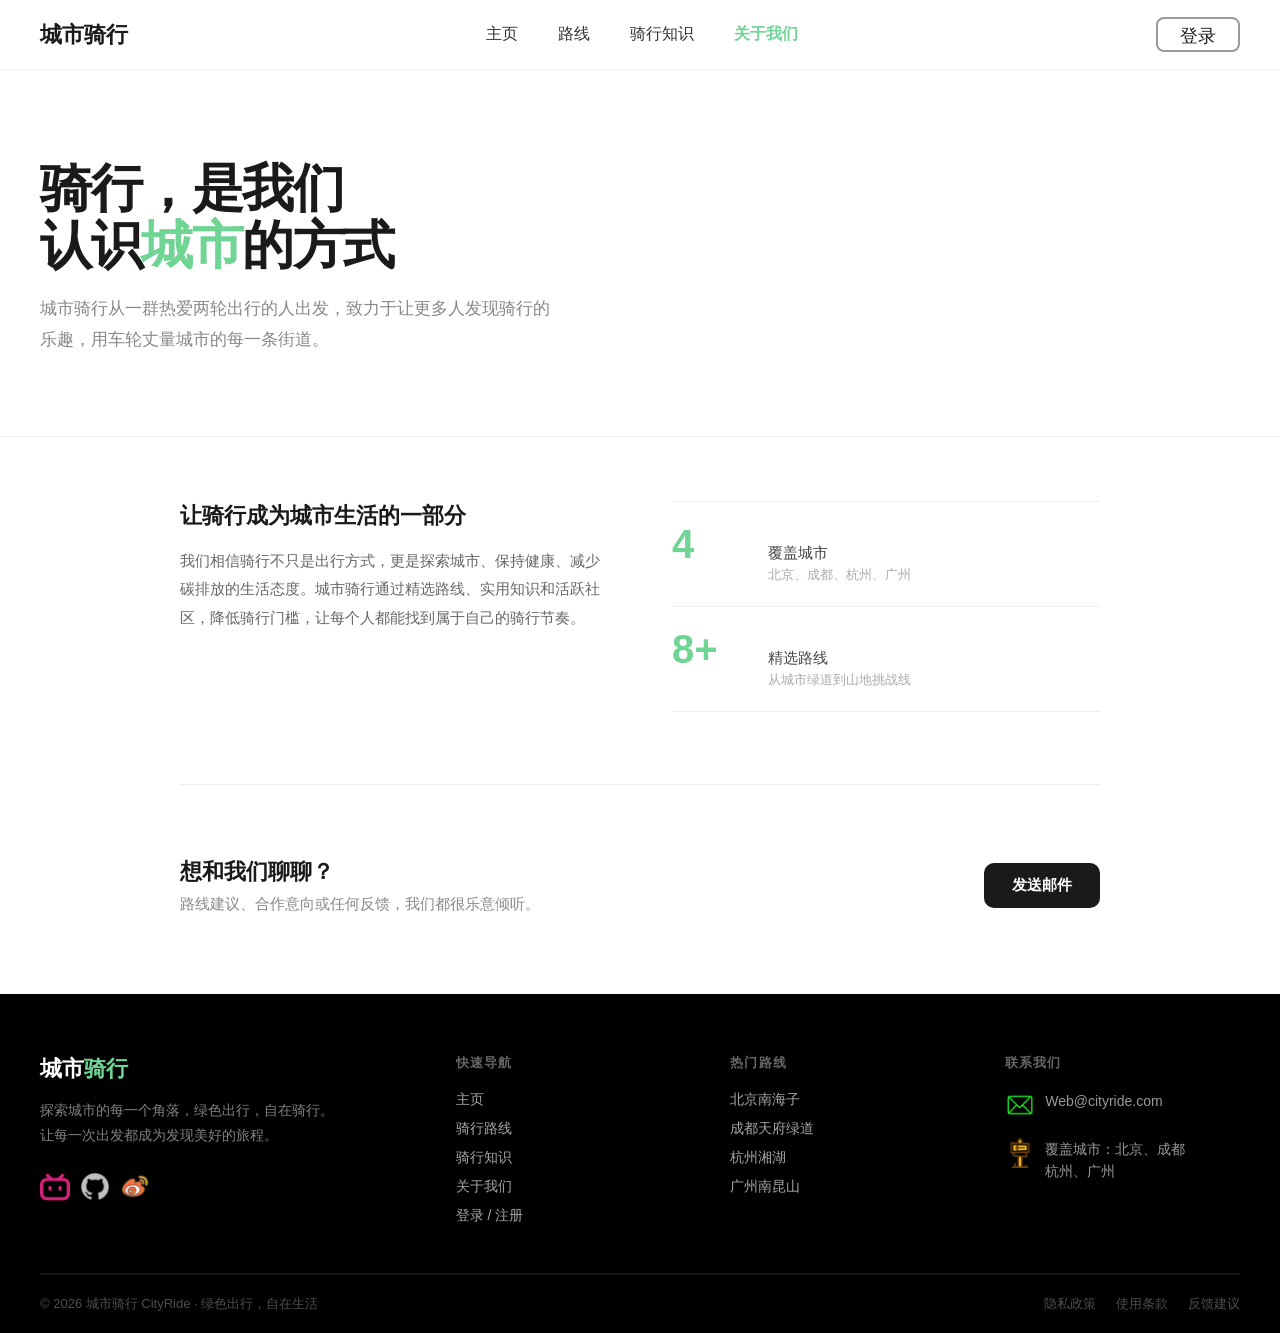
<file: Data/About.html>
<!DOCTYPE html>
<html lang="zh-CN">
<head>
    <meta charset="UTF-8">
    <meta name="viewport" content="width=device-width, initial-scale=1.0">
    <link rel="icon" href="/Images/Favicon.png">
    <link rel="stylesheet" href="/Style/About.css">
    <title>关于我们 — 城市骑行</title>
</head>
<body>
    <div class="nav">
        <div class="topic"><a href="/index.html">城市骑行</a></div>
        <div class="center">
            <a href="/index.html">主页</a>
            <a href="/index.html#ride">路线</a>
            <a href="/Data/Tips.html">骑行知识</a>
            <a href="/Data/About.html" class="active">关于我们</a>
        </div>
        <div class="right"><a href="/Data/Login.html">登录</a></div>
    </div>
    <div class="hero">
        <div class="hero-inner">
            <h1>骑行，是我们<br>认识<span>城市</span>的方式</h1>
            <p>城市骑行从一群热爱两轮出行的人出发，致力于让更多人发现骑行的乐趣，用车轮丈量城市的每一条街道。</p>
        </div>
    </div>
    <div class="main">

        <div class="mission">
            <div class="mission-text">
                <h2>让骑行成为城市生活的一部分</h2>
                <p>我们相信骑行不只是出行方式，更是探索城市、保持健康、减少碳排放的生活态度。城市骑行通过精选路线、实用知识和活跃社区，降低骑行门槛，让每个人都能找到属于自己的骑行节奏。</p>
            </div>
            <div class="stats">
                <div class="stat-row">
                    <div class="stat-num">4</div>
                    <div class="stat-label">覆盖城市<span class="stat-sub">北京、成都、杭州、广州</span></div>
                </div>
                <div class="stat-row">
                    <div class="stat-num">8+</div>
                    <div class="stat-label">精选路线<span class="stat-sub">从城市绿道到山地挑战线</span></div>
                </div>
            </div>
        </div>

        <div class="contact">
            <div>
                <h3>想和我们聊聊？</h3>
                <p>路线建议、合作意向或任何反馈，我们都很乐意倾听。</p>
            </div>
            <a href="#" class="btn-dark">发送邮件</a>
        </div>

    </div>
    <footer class="footer">
        <div class="footer-inner">
            <div class="footer-top">
                <div class="footer-brand">
                    <a href="/index.html" class="brand-name">城市<span>骑行</span></a>
                    <p>探索城市的每一个角落，绿色出行，自在骑行。<br>让每一次出发都成为发现美好的旅程。</p>
                    <div class="social-links">
                        <img src="/Images/bilibili.png" alt="bilibili">
                        <img src="/Images/github.png" alt="github">
                        <img src="/Images/weibo.png" alt="weibo">
                    </div>
                </div>
                <div class="footer-col">
                    <h4>快速导航</h4>
                    <ul>
                        <li><a href="/index.html">主页</a></li>
                        <li><a href="/index.html#ride">骑行路线</a></li>
                        <li><a href="/Data/Tips.html">骑行知识</a></li>
                        <li><a href="/Data/About.html">关于我们</a></li>
                        <li><a href="/Data/Login.html">登录 / 注册</a></li>
                    </ul>
                </div>
                <div class="footer-col">
                    <h4>热门路线</h4>
                    <ul>
                        <li><a href="/index.html#ride">北京南海子</a></li>
                        <li><a href="/index.html#ride">成都天府绿道</a></li>
                        <li><a href="/index.html#ride">杭州湘湖</a></li>
                        <li><a href="/index.html#ride">广州南昆山</a></li>
                    </ul>
                </div>
                <div class="footer-col">
                    <h4>联系我们</h4>
                    <div class="contact-item">
                        <span><img src="/Images/mail.png" alt=""></span>
                        <span>Web@cityride.com</span>
                    </div>
                    <div class="contact-item">
                        <span><img src="/Images/locale.png" alt=""></span>
                        <span>覆盖城市：北京、成都<br>杭州、广州</span>
                    </div>
                </div>
            </div>
            <div class="footer-bottom">
                <p>© 2026 城市骑行 CityRide · 绿色出行，自在生活</p>
                <div class="footer-bottom-links">
                    <a href="#">隐私政策</a>
                    <a href="#">使用条款</a>
                    <a href="#">反馈建议</a>
                </div>
            </div>
        </div>
    </footer>
</body>
</html>
</file>
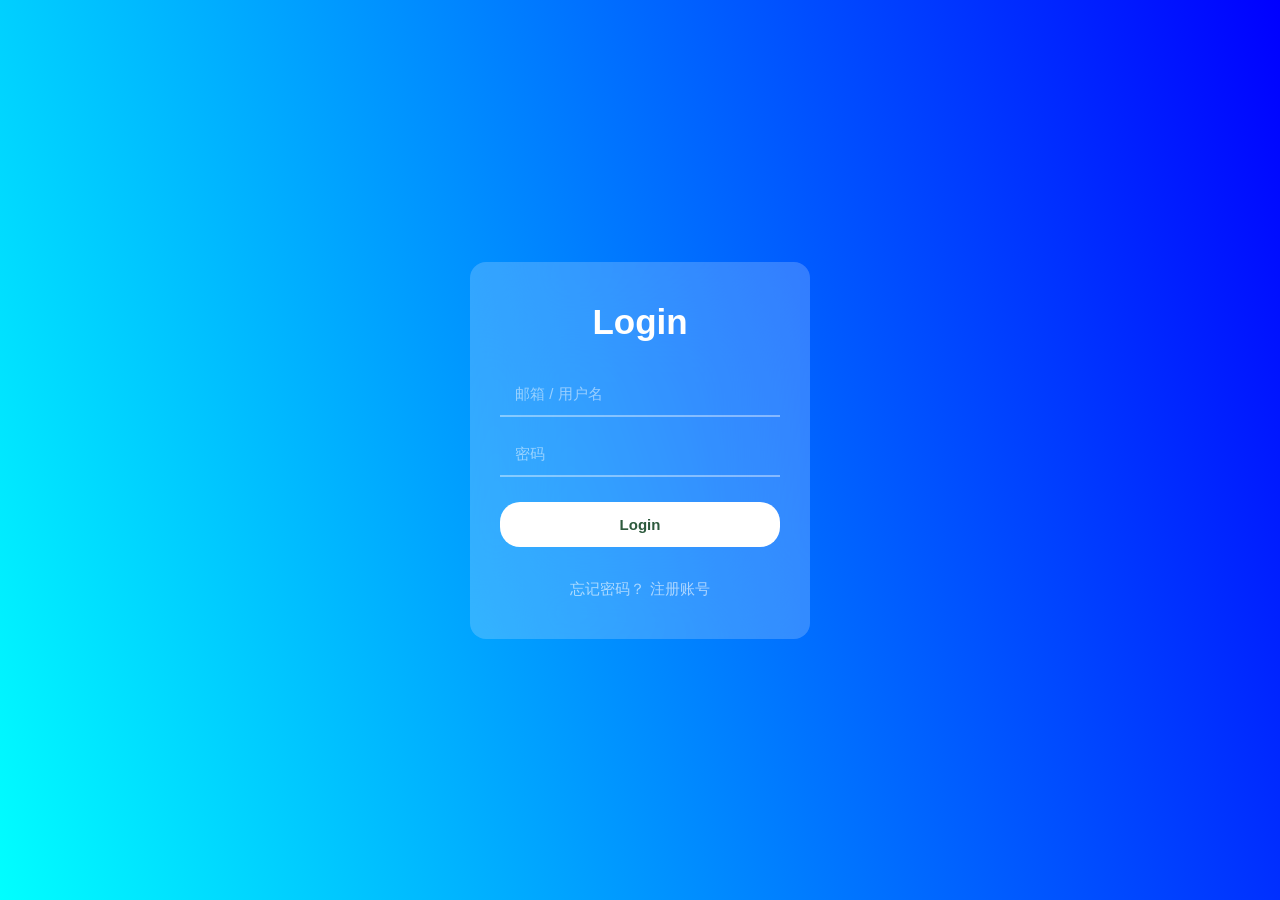
<file: Data/Login.html>
<!DOCTYPE html>
<html lang="zh-CN">
<head>
    <meta charset="UTF-8">
    <meta name="viewport" content="width=device-width, initial-scale=1.0">
    <link rel="icon" href="/Images/Favicon.png">
    <title>Login</title>
    <link rel="stylesheet" href="/Style/Login.css">
</head>
<body>
    <div class="login">
        <h1>Login</h1>
        <form action="/index.html" method="get">
            <input type="text" placeholder="邮箱 / 用户名" required>
            <input type="password" placeholder="密码" required>
            <input type="submit" id="submit" value="Login">
        </form>
        <br>
        <a href="#">忘记密码？</a> <a href="#">注册账号</a>
    </div>
    <script>
        const body = document.querySelector('body');
        let deg = 0;
        setInterval(() => {
            body.style.background = `linear-gradient(${deg}deg, aqua,blue)`;
            body.style.backgroundSize = '100% 100%';
            deg = (deg + 1) % 360;
        }, 15);

    </script>
</body>

</html>
</file>
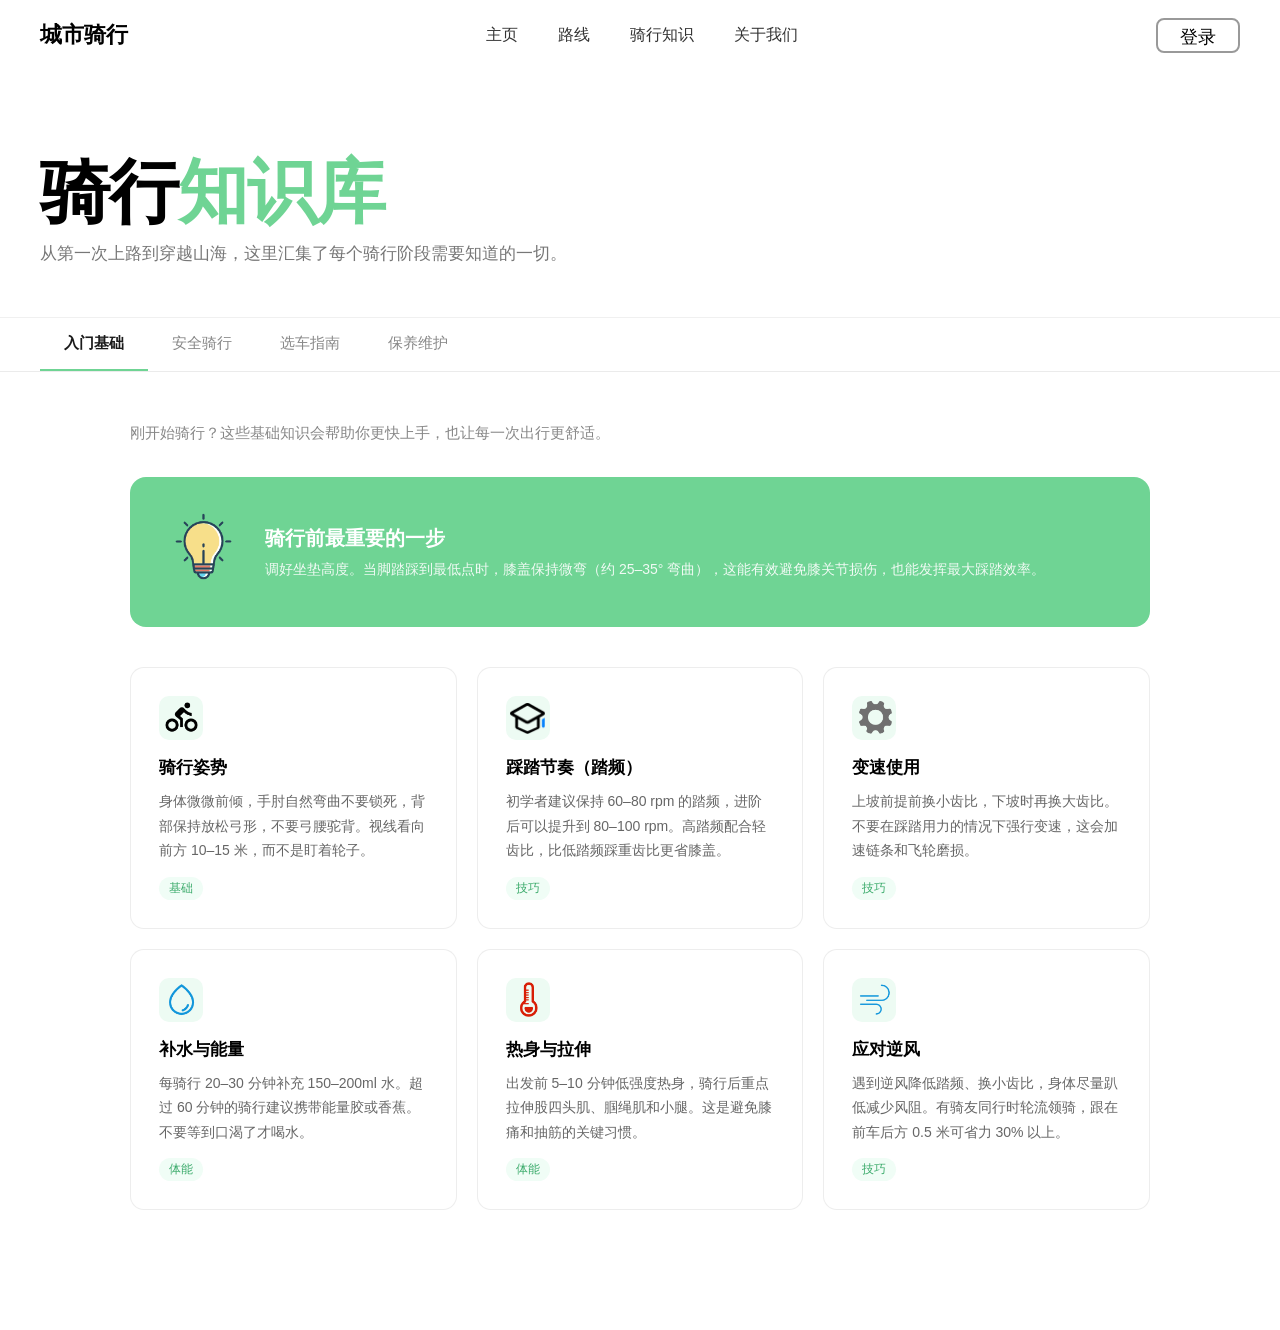
<file: Data/Tips.html>
<!DOCTYPE html>
<html lang="zh-CN">
<head>
    <meta charset="UTF-8">
    <meta name="viewport" content="width=device-width, initial-scale=1.0">
    <link rel="icon" href="/Images/Favicon.png">
    <link rel="stylesheet" href="/Style/Tips.css">
    <title>骑行知识 - 城市骑行</title>
</head>
<body>
    <div class="nav">
        <div class="topic">
            <a href="/index.html">城市骑行</a>
        </div>
        <div class="center">
            <a href="/index.html">主页</a>
            <a href="/index.html#ride">路线</a>
            <a href="/Data/Tips.html">骑行知识</a>
            <a href="/Data/About.html">关于我们</a>
        </div>
        <div class="right">
            <a href="/Data/Login.html">登录</a>
        </div>
    </div>
    <div class="page-hero">
        <h1>骑行<span>知识库</span></h1>
        <p>从第一次上路到穿越山海，这里汇集了每个骑行阶段需要知道的一切。</p>
    </div>
    <div class="tab-nav">
        <button class="tab-btn active" onclick="switchTab(this, 'basics')">入门基础</button>
        <button class="tab-btn" onclick="switchTab(this, 'safety')">安全骑行</button>
        <button class="tab-btn" onclick="switchTab(this, 'choose')">选车指南</button>
        <button class="tab-btn" onclick="switchTab(this, 'maintain')">保养维护</button>
    </div>
    <div class="content">
        <!-- 入门基础 -->
        <div class="section active" id="basics">
            <p class="section-intro">刚开始骑行？这些基础知识会帮助你更快上手，也让每一次出行更舒适。</p>

            <div class="tip-banner">
                <div class="big-icon"><img src="/Images/bulb.png" alt="bulb" width="75px"></div>
                <div>
                    <h3>骑行前最重要的一步</h3>
                    <p>调好坐垫高度。当脚踏踩到最低点时，膝盖保持微弯（约 25–35° 弯曲），这能有效避免膝关节损伤，也能发挥最大踩踏效率。</p>
                </div>
            </div>
            <div class="cards-grid">
                <div class="tip-card">
                    <div class="icon"><img src="/Images/riding-line.png" alt=""></div>
                    <h3>骑行姿势</h3>
                    <p>身体微微前倾，手肘自然弯曲不要锁死，背部保持放松弓形，不要弓腰驼背。视线看向前方 10–15 米，而不是盯着轮子。</p>
                    <span class="tag">基础</span>
                </div>
                <div class="tip-card">
                    <div class="icon"><img src="/Images/skill.png" alt=""></div>
                    <h3>踩踏节奏（踏频）</h3>
                    <p>初学者建议保持 60–80 rpm 的踏频，进阶后可以提升到 80–100 rpm。高踏频配合轻齿比，比低踏频踩重齿比更省膝盖。</p>
                    <span class="tag">技巧</span>
                </div>
                <div class="tip-card">
                    <div class="icon"><img src="/Images/setting.png" alt=""></div>
                    <h3>变速使用</h3>
                    <p>上坡前提前换小齿比，下坡时再换大齿比。不要在踩踏用力的情况下强行变速，这会加速链条和飞轮磨损。</p>
                    <span class="tag">技巧</span>
                </div>
                <div class="tip-card">
                    <div class="icon"><img src="/Images/drop.png" alt=""></div>
                    <h3>补水与能量</h3>
                    <p>每骑行 20–30 分钟补充 150–200ml 水。超过 60 分钟的骑行建议携带能量胶或香蕉。不要等到口渴了才喝水。</p>
                    <span class="tag">体能</span>
                </div>
                <div class="tip-card">
                    <div class="icon"><img src="/Images/thermometer.png" alt=""></div>
                    <h3>热身与拉伸</h3>
                    <p>出发前 5–10 分钟低强度热身，骑行后重点拉伸股四头肌、腘绳肌和小腿。这是避免膝痛和抽筋的关键习惯。</p>
                    <span class="tag">体能</span>
                </div>
                <div class="tip-card">
                    <div class="icon"><img src="/Images/wind.png" alt=""></div>
                    <h3>应对逆风</h3>
                    <p>遇到逆风降低踏频、换小齿比，身体尽量趴低减少风阻。有骑友同行时轮流领骑，跟在前车后方 0.5 米可省力 30% 以上。</p>
                    <span class="tag">技巧</span>
                </div>
            </div>
        </div>

        <!-- 安全骑行 -->
        <div class="section" id="safety">
            <p class="section-intro">安全是骑行的前提。养成这些习惯，让每一次出行都能平安归来。</p>

            <div class="rule-list">
                <div class="rule-item">
                    <div class="rule-num">1</div>
                    <div class="rule-content">
                        <h4>头盔是唯一不能妥协的装备</h4>
                        <p>任何骑行，哪怕只是楼下转一圈，都必须佩戴头盔。摔倒时头部受到保护是头盔存在的唯一理由。选择符合 GB 24429 或 CE EN1078
                            认证的产品，佩戴时确保帽沿距眉毛两指宽，下颌带收紧后只能塞入两根手指。</p>
                    </div>
                </div>
                <div class="rule-item">
                    <div class="rule-num">2</div>
                    <div class="rule-content">
                        <h4>前后灯，天黑必开</h4>
                        <p>夜间或光线不足时，前白灯（至少 200 流明）和后红尾灯缺一不可。尾灯建议选闪烁模式，能更有效引起机动车司机的注意。进山路段白天也建议开启尾灯。</p>
                    </div>
                </div>
                <div class="rule-item">
                    <div class="rule-num">3</div>
                    <div class="rule-content">
                        <h4>上路前检查刹车</h4>
                        <p>每次出发前捏一下前后刹车，确认刹车皮没有偏移、手感正常、线缆没有松弛。高速下坡前再次确认制动有效，刹车失灵是严重事故的常见原因之一。</p>
                    </div>
                </div>
                <div class="rule-item">
                    <div class="rule-num">4</div>
                    <div class="rule-content">
                        <h4>占道要有预判，不强行超车</h4>
                        <p>城市骑行靠右行驶，不骑入快车道。超越前方慢速车辆时，先确认后方来车，发出手势示意后再缓慢超越。避免突然并线和急刹，给周围车辆足够的反应时间。</p>
                    </div>
                </div>
                <div class="rule-item">
                    <div class="rule-num">5</div>
                    <div class="rule-content">
                        <h4>山地骑行告知他人行程</h4>
                        <p>进山骑行前务必告诉家人或朋友你的路线和预计返回时间。建议携带充满电的手机和备用电源，开启实时位置共享。不建议单人骑行人迹罕至的山路。</p>
                    </div>
                </div>
                <div class="rule-item">
                    <div class="rule-num">6</div>
                    <div class="rule-content">
                        <h4>应急处理：爆胎不要慌</h4>
                        <p>行进中爆胎时，双手稳定把手，轻踩刹车（不要急刹），控制车辆缓慢靠边停下。随身携带备用内胎、撬胎棒和便携气泵，学会自行换胎是每个骑行人的必备技能。</p>
                    </div>
                </div>
            </div>
        </div>
        <!-- 选车指南 -->
        <div class="section" id="choose">
            <p class="section-intro">不同的骑行场景需要不同的单车，找到最适合你的那辆才是关键。</p>

            <div style="overflow-x: auto; margin-bottom: 32px;">
                <table class="bike-table">
                    <thead>
                        <tr>
                            <th>车型</th>
                            <th>适合场景</th>
                            <th>速度</th>
                            <th>舒适度</th>
                            <th>入门难度</th>
                        </tr>
                    </thead>
                    <tbody>
                        <tr>
                            <td><strong>城市通勤车</strong></td>
                            <td>日常上下班、短途代步</td>
                            <td>★★☆☆☆</td>
                            <td>★★★★☆</td>
                            <td><span class="badge-easy">简单</span></td>
                        </tr>
                        <tr>
                            <td><strong>公路车</strong></td>
                            <td>长途骑行、城郊拉练、公路赛事</td>
                            <td>★★★★★</td>
                            <td>★★★☆☆</td>
                            <td><span class="badge-mid">适中</span></td>
                        </tr>
                        <tr>
                            <td><strong>山地车</strong></td>
                            <td>越野山路、土路、林道</td>
                            <td>★★★☆☆</td>
                            <td>★★★★☆</td>
                            <td><span class="badge-mid">适中</span></td>
                        </tr>
                        <tr>
                            <td><strong>砾石车（Gravel）</strong></td>
                            <td>混合路面、长途探险</td>
                            <td>★★★★☆</td>
                            <td>★★★★☆</td>
                            <td><span class="badge-mid">适中</span></td>
                        </tr>
                        <tr>
                            <td><strong>折叠车</strong></td>
                            <td>地铁 + 骑行、收纳受限场景</td>
                            <td>★★☆☆☆</td>
                            <td>★★★☆☆</td>
                            <td><span class="badge-easy">简单</span></td>
                        </tr>
                        <tr>
                            <td><strong>电助力自行车</strong></td>
                            <td>通勤、坡度较大地区、年长骑友</td>
                            <td>★★★☆☆</td>
                            <td>★★★★★</td>
                            <td><span class="badge-easy">简单</span></td>
                        </tr>
                    </tbody>
                </table>
            </div>
            <!-- 指南卡片 -->
            <div class="cards-grid">
                <div class="tip-card">
                    <div class="icon"><img src="/Images/triangle-ruler.png" alt=""></div>
                    <h3>车架尺寸怎么选</h3>
                    <p>参考身高 × 0.59 得出跨高（惯用腿内侧到地面距离），对照品牌尺码表选择。宁可选偏小的尺码——坐垫可以升高，但把手伸距过长会引起肩颈疼痛。</p>
                    <span class="tag">选购</span>
                </div>
                <div class="tip-card">
                    <div class="icon"><img src="/Images/shopping.png" alt=""></div>
                    <h3>在哪里买车</h3>
                    <p>线下实体车店能提供试骑和免费调试服务，适合新手。线上平台价格更透明，但需要自己组装调试或支付额外费用。避免在不明来源的平台购买，假货和事故车翻新屡见不鲜。</p>
                    <span class="tag">选购</span>
                </div>
            </div>
        </div>
        <!-- 保养维护 -->
        <div class="section" id="maintain">
            <p class="section-intro">定期保养能延长爱车寿命，也能在关键时刻避免机械故障。</p>

            <div class="tip-banner">
                <div class="big-icon"><img src="/Images/wrench.png" alt="" width="75px"></div>
                <div>
                    <h3>最容易被忽视的保养：链条润滑</h3>
                    <p>干燥环境每骑 200–300km 加一次链条油，雨天骑行后及时擦干并重新润滑。链条是最容易磨损也最影响骑行手感的零件之一。</p>
                </div>
            </div>

            <div class="cards-grid">
                <div class="tip-card">
                    <div class="icon"><img src="/Images/zoom.png" alt=""></div>
                    <h3>每次骑行前（5 分钟）</h3>
                    <p>检查轮胎气压是否足够（公路车 6–8 bar，山地车 2–3 bar）；捏刹车确认制动有效；快速检查链条有无卡链；确认快拆轮轴已锁紧。</p>
                    <span class="tag">日常</span>
                </div>
                <div class="tip-card">
                    <div class="icon"><img src="/Images/bin.png" alt=""></div>
                    <h3>每周清洁（30 分钟）</h3>
                    <p>用软布擦拭车架灰尘，重点清洁链条、飞轮和牙盘上的油泥。干净再润滑比直接在脏链上加油效果好得多，能有效延长传动系统寿命。</p>
                    <span class="tag">日常</span>
                </div>
                <div class="tip-card">
                    <div class="icon"><img src="/Images/screw.png" alt=""></div>
                    <h3>每月检查螺丝</h3>
                    <p>用扭力扳手或普通内六角扳手逐一确认把手、坐垫、车灯等固定螺丝没有松动。振动会让螺丝缓慢变松，不定期紧固是预防事故的重要习惯。</p>
                    <span class="tag">定期</span>
                </div>
                <div class="tip-card">
                    <div class="icon"><img src="/Images/part.png" alt=""></div>
                    <h3>每年必换零件</h3>
                    <p>刹车皮（或碟刹片）磨损到警戒线前更换；链条拉伸超标后更换（可用链条检测器确认）；轮胎侧壁出现裂纹或胎面磨平须立即更换。</p>
                    <span class="tag">定期</span>
                </div>
                <div class="tip-card">
                    <div class="icon"><img src="/Images/umbrella.png" alt=""></div>
                    <h3>雨后专项处理</h3>
                    <p>雨天骑行后用干布擦拭全车，重点擦干轴承部位和链条；敞开放置 1–2 小时自然干燥；重新润滑链条。避免雨后直接收纳，防止金属部件生锈。</p>
                    <span class="tag">进阶</span>
                </div>
                <div class="tip-card">
                    <div class="icon"><img src="/Images/warehouse.png" alt=""></div>
                    <h3>存放注意事项</h3>
                    <p>避免长期停放在阳光直射或潮湿的环境。轮胎气压可放至正常值的 70%（长期不骑时）。最好悬挂存放或至少将轮胎离地，避免轮胎局部形变。</p>
                    <span class="tag">进阶</span>
                </div>
            </div>
        </div>
    </div>
</body>
<script>
    function switchTab(btn, id) {
        document.querySelectorAll('.tab-btn').forEach(b => b.classList.remove('active'));
        document.querySelectorAll('.section').forEach(s => s.classList.remove('active'));
        btn.classList.add('active');
        document.getElementById(id).classList.add('active');
    }
</script>
</html>
</file>
<file: Style/About.css>
* {
    margin: 0;
    padding: 0;
    box-sizing: border-box;
}

body {
    font-family: 'Franklin Gothic Medium', 'Arial Narrow', Arial, sans-serif;
    background: #fff;
    color: #1a1a1a;
}

a {
    text-decoration: none;
    color: inherit;
}

/* 导航 */
.nav {
    width: 100%;
    height: 70px;
    background: #fff;
    display: flex;
    align-items: center;
    justify-content: space-between;
    padding: 0 40px;
    position: fixed;
    top: 0;
    left: 0;
    z-index: 1000;
    border-bottom: 1px solid rgba(0, 0, 0, 0.06);
}

.topic a {
    font-size: 22px;
    font-weight: 700;
    transition: transform 0.3s;
}

.topic:hover {
    transform: scale(1.05);
}

.center {
    display: flex;
    gap: 40px;
}

.center a {
    font-size: 16px;
    color: #333;
    transition: color 0.2s, transform 0.2s;
}

.center a:hover {
    color: #6fd494;
    transform: scale(1.1);
}

.center a.active {
    color: #6fd494;
    font-weight: 700;
}

.right {
    height: 35px;
    line-height: 35px;
    border: 2px solid rgba(0, 0, 0, 0.4);
    border-radius: 8px;
    transition: all 0.3s;
}

.right a {
    font-size: 18px;
    padding: 8px 22px;
    transition: color 0.3s;
}

.right:hover {
    background: #000;
}

.right:hover a {
    color: #fff;
}

/* Hero */
.hero {
    margin-top: 70px;
    padding: 90px 40px 80px;
    border-bottom: 1px solid rgba(0, 0, 0, 0.07);
}

.hero-inner {
    max-width: 680px;
}

.hero h1 {
    font-size: 52px;
    font-weight: 700;
    line-height: 1.1;
    letter-spacing: -1.5px;
    margin-bottom: 20px;
}

.hero h1 span {
    color: #6fd494;
}

.hero p {
    font-size: 17px;
    color: #888;
    line-height: 1.8;
    max-width: 520px;
}

/* 主体 */
.main {
    max-width: 1000px;
    margin: 0 auto;
    padding: 64px 40px 80px;
}

/* 使命 */
.mission {
    display: grid;
    grid-template-columns: 1fr 1fr;
    gap: 64px;
    align-items: start;
    margin-bottom: 72px;
    padding-bottom: 72px;
    border-bottom: 1px solid rgba(0, 0, 0, 0.07);
}

.mission-text h2 {
    font-size: 22px;
    font-weight: 700;
    margin-bottom: 16px;
}

.mission-text p {
    font-size: 15px;
    color: #666;
    line-height: 1.9;
}

.stats {
    display: flex;
    flex-direction: column;
    gap: 0;
}

.stat-row {
    display: flex;
    align-items: baseline;
    gap: 16px;
    padding: 22px 0;
    border-bottom: 1px solid rgba(0, 0, 0, 0.07);
}

.stat-row:first-child {
    border-top: 1px solid rgba(0, 0, 0, 0.07);
}

.stat-num {
    font-size: 40px;
    font-weight: 700;
    color: #6fd494;
    line-height: 1;
    min-width: 80px;
}

.stat-label {
    font-size: 15px;
    color: #444;
}

.stat-sub {
    font-size: 13px;
    color: #aaa;
    display: block;
    margin-top: 3px;
}

/* 联系 */
.contact {
    display: flex;
    align-items: center;
    justify-content: space-between;
    gap: 32px;
}

.contact h3 {
    font-size: 22px;
    font-weight: 700;
    margin-bottom: 8px;
}

.contact p {
    font-size: 15px;
    color: #888;
}

.btn-dark {
    display: inline-block;
    background: #1a1a1a;
    color: #fff;
    font-size: 15px;
    font-weight: 700;
    padding: 13px 28px;
    border-radius: 10px;
    white-space: nowrap;
    transition: all 0.2s;
}

.btn-dark:hover {
    background: #6fd494;
    color: #1a1a1a;
}

/* Footer */
.footer {
    background: #000;
    color: #fff;
    padding: 60px 40px 0;
}

.footer-inner {
    max-width: 1200px;
    margin: 0 auto;
}

.footer-top {
    display: grid;
    grid-template-columns: 1.6fr 1fr 1fr 1fr;
    gap: 40px;
    padding-bottom: 48px;
    border-bottom: 1px solid rgba(255, 255, 255, 0.1);
}

.footer-brand .brand-name {
    font-size: 22px;
    font-weight: 700;
    color: #fff;
    display: block;
    margin-bottom: 14px;
}

.footer-brand .brand-name span {
    color: #6fd494;
}

.footer-brand p {
    font-size: 14px;
    color: rgba(255, 255, 255, 0.5);
    line-height: 1.8;
    margin-bottom: 24px;
}

.social-links {
    display: flex;
    gap: 10px;
}

.social-links img {
    width: 30px;
}

.footer-col h4 {
    font-size: 13px;
    font-weight: 700;
    color: rgba(255, 255, 255, 0.4);
    letter-spacing: .08em;
    text-transform: uppercase;
    margin-bottom: 18px;
}

.footer-col ul {
    list-style: none;
    display: flex;
    flex-direction: column;
    gap: 10px;
}

.footer-col ul li a {
    font-size: 14px;
    color: rgba(255, 255, 255, 0.65);
    transition: color 0.2s;
}

.footer-col ul li a:hover {
    color: #6fd494;
}

.contact-item {
    display: flex;
    align-items: flex-start;
    gap: 10px;
    margin-bottom: 12px;
}

.contact-item img {
    width: 30px;
}

.contact-item span {
    font-size: 14px;
    color: rgba(255, 255, 255, 0.6);
    line-height: 1.6;
}

.footer-bottom {
    display: flex;
    align-items: center;
    justify-content: space-between;
    padding: 20px 0;
    border-top: 1px solid rgba(255, 255, 255, 0.06);
}

.footer-bottom p {
    font-size: 13px;
    color: rgba(255, 255, 255, 0.3);
}

.footer-bottom-links {
    display: flex;
    gap: 20px;
}

.footer-bottom-links a {
    font-size: 13px;
    color: rgba(255, 255, 255, 0.3);
    transition: color 0.2s;
}

.footer-bottom-links a:hover {
    color: rgba(255, 255, 255, 0.7);
}

@media (max-width: 800px) {
    .hero h1 {
        font-size: 36px;
    }

    .mission {
        grid-template-columns: 1fr;
        gap: 40px;
    }

    .contact {
        flex-direction: column;
        align-items: flex-start;
    }

    .footer-top {
        grid-template-columns: 1fr 1fr;
    }
}

@media (max-width: 560px) {
    .nav {
        padding: 0 20px;
    }

    .center {
        display: none;
    }

    .hero {
        padding: 56px 20px 48px;
    }

    .main {
        padding: 40px 20px 60px;
    }

    .footer {
        padding: 40px 20px 0;
    }

    .footer-top {
        grid-template-columns: 1fr;
    }
}
</file>
<file: Style/Login.css>
* {
    margin: 0;
    padding: 0;
    box-sizing: border-box;
}

body {
    font-family: 'Franklin Gothic Medium', 'Arial Narrow', Arial, sans-serif;
    height: 100vh;
    background-repeat: no-repeat;
    display: flex;
    align-items: center;
    justify-content: center;
}

.login {
    width: 340px;
    padding: 40px 30px;
    border-radius: 16px;
    background: rgba(255, 255, 255, 0.2);
    backdrop-filter: blur(50px);
    text-align: center;
}

h1 {
    color: #fff;
    font-size: 35px;
    margin-bottom: 30px;
}

input {
    width: 100%;
    height: 45px;
    margin-bottom: 15px;
    padding: 0 15px;
    border: none;
    border-bottom: 2px solid rgba(255, 255, 255, 0.4);
    background: transparent;
    color: #fff;
    font-size: 15px;
    outline: none;
}

input::placeholder {
    color: rgba(255, 255, 255, 0.5);
}

#submit {
    background: #fff;
    color: #2d5a3d;
    border: none;
    border-radius: 20px;
    font-weight: bold;
    cursor: pointer;
    margin-top: 10px;
    transition: 0.3s;
}

#submit:hover {
    background: #6fd494;
    color: #fff;
}

a {
    color: rgba(255, 255, 255, 0.6);
    font-size: 15px;
    text-decoration: none;
}

a:hover {
    color: #4ade80;

}

h1:hover {
    transform: scale(1.5);
    transition: all 1s;
}
</file>
<file: Style/Tips.css>
* {
margin: 0;
padding: 0;
box-sizing: border-box;
transition: all 0.5s;
}

body {
font-family: 'Franklin Gothic Medium', 'Arial Narrow', Arial, sans-serif;
}

a {
text-decoration: none;
color: #000;
}

/* 导航栏 */
.nav {
width: 100%;
height: 70px;
background-color: rgba(255, 255, 255, 1);
display: flex;
align-items: center;
justify-content: space-between;
padding: 0 40px;
position: fixed;
top: 0;
left: 0;
width: 100%;
z-index: 1000;
}

.topic a {
font-size: 22px;
font-weight: 700;
}

.center {
display: flex;
gap: 40px;
}

.center a {
font-size: 16px;
font-weight: 400;
color: #333;
transition: color 0.2s;
}

.right {
height: 35px;
color: #000;
line-height: 35px;
border: 2px solid rgba(0, 0, 0, 0.4);
border-radius: 8px;
}

.right a {
font-size: 18px;
padding: 8px 22px;
}

.right:hover {
background-color: #000;
}

.right:hover a {
color: #fff;
}

/* 页面标题 */
.page-hero {
margin-top: 70px;
background-color: #fff;
padding: 64px 40px 48px;
border-bottom: 1px solid rgba(0, 0, 0, 0.06);
}

.page-hero h1 {
font-size: 70px;
font-weight: bold;
letter-spacing: -1px;
margin-top: 12px;
}

.page-hero h1 span {
color: #6fd494;
}

.page-hero p {
font-size: 17px;
color: #777;
max-width: 530px;
line-height: 1.7;
}

/* 标签导航栏 */
.tab-nav {
background: #fff;
padding: 0 40px;
display: flex;
gap: 0;
border-bottom: 1px solid rgba(0, 0, 0, 0.08);
position: sticky;
top: 70px;
z-index: 100;
}

.tab-btn {
padding: 16px 24px;
font-size: 15px;
color: #888;
background: transparent;
border: none;
border-bottom: 2px solid transparent;
cursor: pointer;
transition: all 0.2s;
}

.tab-btn.active {
color: #1a1a1a;
border-bottom-color: #6fd494;
font-weight: 700;
}

/* 主体布局 */
.content {
max-width: 1100px;
margin: 0 auto;
padding: 48px 40px 80px;
}

/* 入门基础 */
.section {
display: none;
}

.section.active {
display: block;
}

.section-intro {
font-size: 15px;
color: #888;
margin-bottom: 32px;
max-width: 600px;
line-height: 1.7;
}

/* 横幅提示 */
.tip-banner {
background: #6fd494;
border-radius: 16px;
padding: 32px 36px;
color: #fff;
display: flex;
align-items: center;
gap: 24px;
margin-bottom: 40px;
}

.tip-banner .big-icon {
font-size: 48px;
flex-shrink: 0;
}

.tip-banner h3 {
font-size: 20px;
font-weight: 700;
margin-bottom: 6px;
}

.tip-banner p {
font-size: 14px;
opacity: 0.9;
line-height: 1.6;
}

/* 卡片网格 */
.cards-grid {
display: grid;
grid-template-columns: repeat(auto-fill, minmax(300px, 1fr));
gap: 20px;
margin-bottom: 40px;
}

.tip-card {
background: #fff;
border-radius: 14px;
padding: 28px;
border: 1px solid rgba(0, 0, 0, 0.07);
transition: transform 0.25s, box-shadow 0.25s;
}

.tip-card:hover {
transform: translateY(-3px);
box-shadow: 0 8px 24px rgba(0, 0, 0, 0.08);
}

.tip-card .icon {
width: 44px;
height: 44px;
background: #edfbf3;
border-radius: 10px;
display: flex;
align-items: center;
justify-content: center;
font-size: 22px;
margin-bottom: 16px;
}

.tip-card h3 {
font-size: 17px;
font-weight: 700;
margin-bottom: 10px;
}

.tip-card p {
font-size: 14px;
color: #666;
line-height: 1.75;
}

.tip-card .tag {
display: inline-block;
margin-top: 14px;
font-size: 12px;
padding: 3px 10px;
border-radius: 20px;
background: #f0fdf6;
color: #3aaa6a;
font-weight: 500;
}

.icon img {
width: 35px;
}

/* 安全骑行 */
.rule-list {
display: flex;
flex-direction: column;
gap: 16px;
}

.rule-item {
background: #fff;
border-radius: 12px;
padding: 22px 28px;
display: flex;
align-items: flex-start;
gap: 20px;
border: 1px solid rgba(0, 0, 0, 0.07);
transition: transform 0.2s;
}

.rule-item:hover {
transform: translateX(4px);
}

.rule-num {
width: 36px;
height: 36px;
background: #6fd494;
border-radius: 50%;
display: flex;
align-items: center;
justify-content: center;
font-weight: 700;
font-size: 16px;
color: #fff;
flex-shrink: 0;
}

.rule-content h4 {
font-size: 16px;
font-weight: 700;
margin-bottom: 6px;
}

.rule-content p {
font-size: 14px;
color: #666;
line-height: 1.7;
}

/* 选车指南 */
.bike-table {
width: 100%;
border-collapse: collapse;
background: #fff;
border-radius: 14px;
overflow: hidden;
border: 1px solid rgba(0, 0, 0, 0.07);
}

.bike-table th {
background: #000;
color: #fff;
padding: 14px 20px;
text-align: left;
font-size: 14px;
font-weight: 500;
}

.bike-table th:first-child {
border-radius: 14px 0 0 0;
}

.bike-table th:last-child {
border-radius: 0 14px 0 0;
}

.bike-table td {
padding: 14px 20px;
font-size: 14px;
color: #444;
border-bottom: 1px solid rgba(0, 0, 0, 0.05);
}

.bike-table tr:hover td {
background: #6fd494;
}

.badge-easy {
background: #edfbf3;
color: #3aaa6a;
padding: 3px 10px;
border-radius: 20px;
font-size: 12px;
font-weight: 500;
}

.badge-mid {
background: #fffbea;
color: #c97d00;
padding: 3px 10px;
border-radius: 20px;
font-size: 12px;
font-weight: 500;
}

.badge-hard {
background: #fff0f0;
color: #d03030;
padding: 3px 10px;
border-radius: 20px;
font-size: 12px;
font-weight: 500;
}
@media (max-width: 800px) {
    .hero h1 {
        font-size: 36px;
    }

    .mission {
        grid-template-columns: 1fr;
        gap: 40px;
    }

    .contact {
        flex-direction: column;
        align-items: flex-start;
    }

    .footer-top {
        grid-template-columns: 1fr 1fr;
    }
}

@media (max-width: 560px) {
    .nav {
        padding: 0 20px;
    }

    .center {
        display: none;
    }

    .hero {
        padding: 56px 20px 48px;
    }

    .main {
        padding: 40px 20px 60px;
    }

    .footer {
        padding: 40px 20px 0;
    }

    .footer-top {
        grid-template-columns: 1fr;
    }
}
</file>
